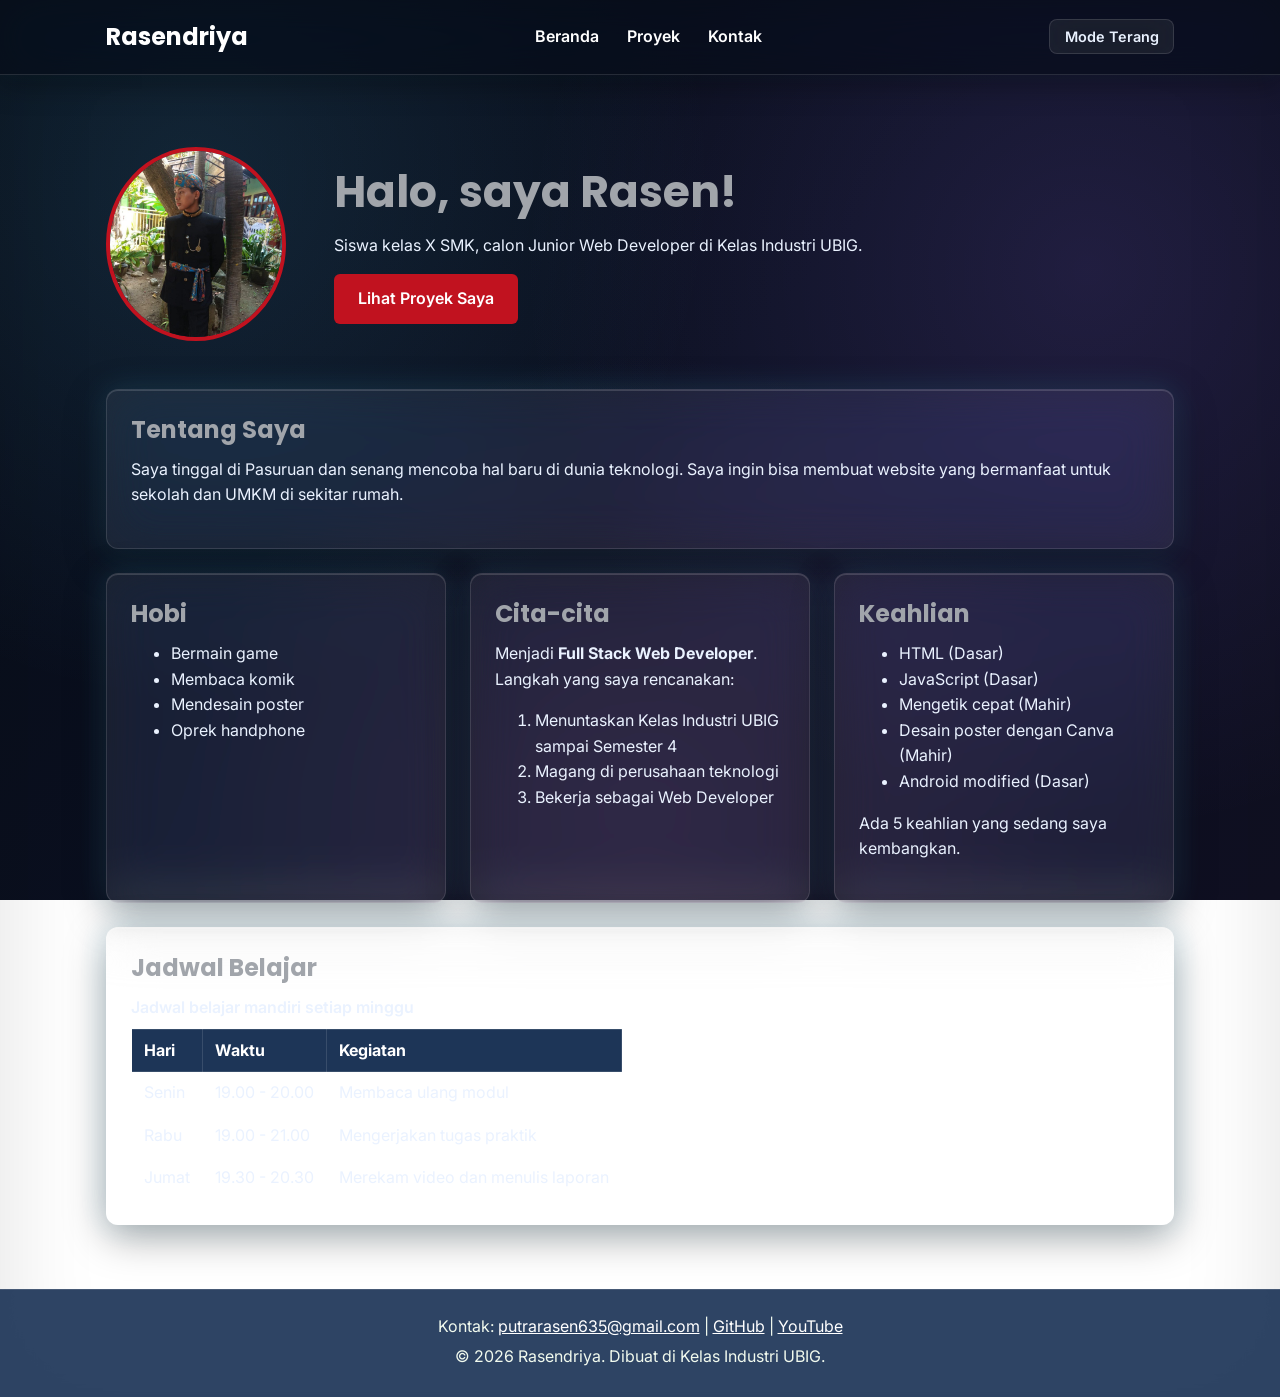
<file: index.html>
<!DOCTYPE html>
<html lang="id">
<head>
  <meta charset="UTF-8">
  <meta name="viewport" content="width=device-width, initial-scale=1.0">
  <meta name="description" content="Portofolio Rasendriya Sahwahita Putra, siswa kelas X RPL 1 SMKN 1 Pasuruan yang belajar menjadi Junior Web Developer di Kelas Industri UBIG.">
  <title>Rasendriya</title>
  <link rel="preconnect" href="https://fonts.googleapis.com">
  <link rel="preconnect" href="https://fonts.gstatic.com" crossorigin>
  <link href="https://fonts.googleapis.com/css2?family=Inter:wght@400;600&family=Poppins:wght@600;700&display=swap" rel="stylesheet">
  <link rel="stylesheet" href="css/style.css">
  <script src="js/main.js" defer></script>
  <script src="js/latihan.js" defer></script>
  <script src="js/logika.js" defer></script>
</head>
<body class="gelap">
<header>
    <div class="container navbar">
        <h1>Rasendriya</h1>

        <!-- Menu Desktop -->
        <nav class="menu-laptop">
            <ul>
                <li><a href="index.html">Beranda</a></li>
                <li><a href="proyek.html">Proyek</a></li>
                <li><a href="kontak.html">Kontak</a></li>
            </ul>
        </nav>

        <!-- Menu HP -->
        <details class="menu-ponsel">
            <summary>Menu</summary>
            <nav>
                <ul>
                    <li><a href="index.html">Beranda</a></li>
                    <li><a href="proyek.html">Proyek</a></li>
                    <li><a href="kontak.html">Kontak</a></li>
                </ul>
            </nav>
        </details>
        <button type="button" id="tombol-tema" class="tombol-tema">Mode Terang</button>
    </div>
</header>

  <main>
    <div class="container">
      <section class="hero">
        <img src="img/foto-profil.jpg" alt="Foto profil Rasendriya" width="180" height="180">
        <div>
          <h2>Halo, saya Rasen!</h2>
          <p>Siswa kelas X SMK, calon Junior Web Developer di Kelas Industri UBIG.</p>
          <a href="proyek.html" class="tombol">Lihat Proyek Saya</a>
        </div>
      </section>

      <section class="kartu">
        <h2>Tentang Saya</h2>
        <p>Saya tinggal di Pasuruan dan senang mencoba hal baru di dunia teknologi. Saya ingin bisa membuat website yang bermanfaat untuk sekolah dan UMKM di sekitar rumah.</p>
      </section>

      <div class="daftar-kartu">
        <section class="kartu">
          <h2>Hobi</h2>
          <ul>
            <li>Bermain game</li>
            <li>Membaca komik</li>
            <li>Mendesain poster</li>
            <li>Oprek handphone</li>
          </ul>
        </section>

        <section class="kartu">
          <h2>Cita-cita</h2>
          <p>Menjadi <strong>Full Stack Web Developer</strong>. Langkah yang saya rencanakan:</p>
          <ol>
            <li>Menuntaskan Kelas Industri UBIG sampai Semester 4</li>
            <li>Magang di perusahaan teknologi</li>
            <li>Bekerja sebagai Web Developer</li>
          </ol>
        </section>

        <section class="kartu">
          <h2>Keahlian</h2>
          <ul id="daftar-skill"></ul>
          <p id="jumlah-skill"></p>
        </section>
      </div>

      <section class="kartu">
        <h2>Jadwal Belajar</h2>
        <table>
          <caption>Jadwal belajar mandiri setiap minggu</caption>
          <thead>
            <tr>
              <th>Hari</th>
              <th>Waktu</th>
              <th>Kegiatan</th>
            </tr>
          </thead>
          <tbody>
            <tr>
              <td>Senin</td>
              <td>19.00 - 20.00</td>
              <td>Membaca ulang modul</td>
            </tr>
            <tr>
              <td>Rabu</td>
              <td>19.00 - 21.00</td>
              <td>Mengerjakan tugas praktik</td>
            </tr>
            <tr>
              <td>Jumat</td>
              <td>19.30 - 20.30</td>
              <td>Merekam video dan menulis laporan</td>
            </tr>
          </tbody>
        </table>
      </section>
    </div>
  </main>

  <footer>
    <p>Kontak: <a href="mailto:putrarasen635@gmail.com">putrarasen635@gmail.com</a> |
      <a href="https://github.com/RasnzZ-nasgor" target="_blank">GitHub</a> |
      <a href="https://www.youtube.com/@RasnzZ0395" target="_blank">YouTube</a></p>
    <p>&copy; 2026 Rasendriya. Dibuat di Kelas Industri UBIG.</p>
  </footer>
</body>
</html>
</file>
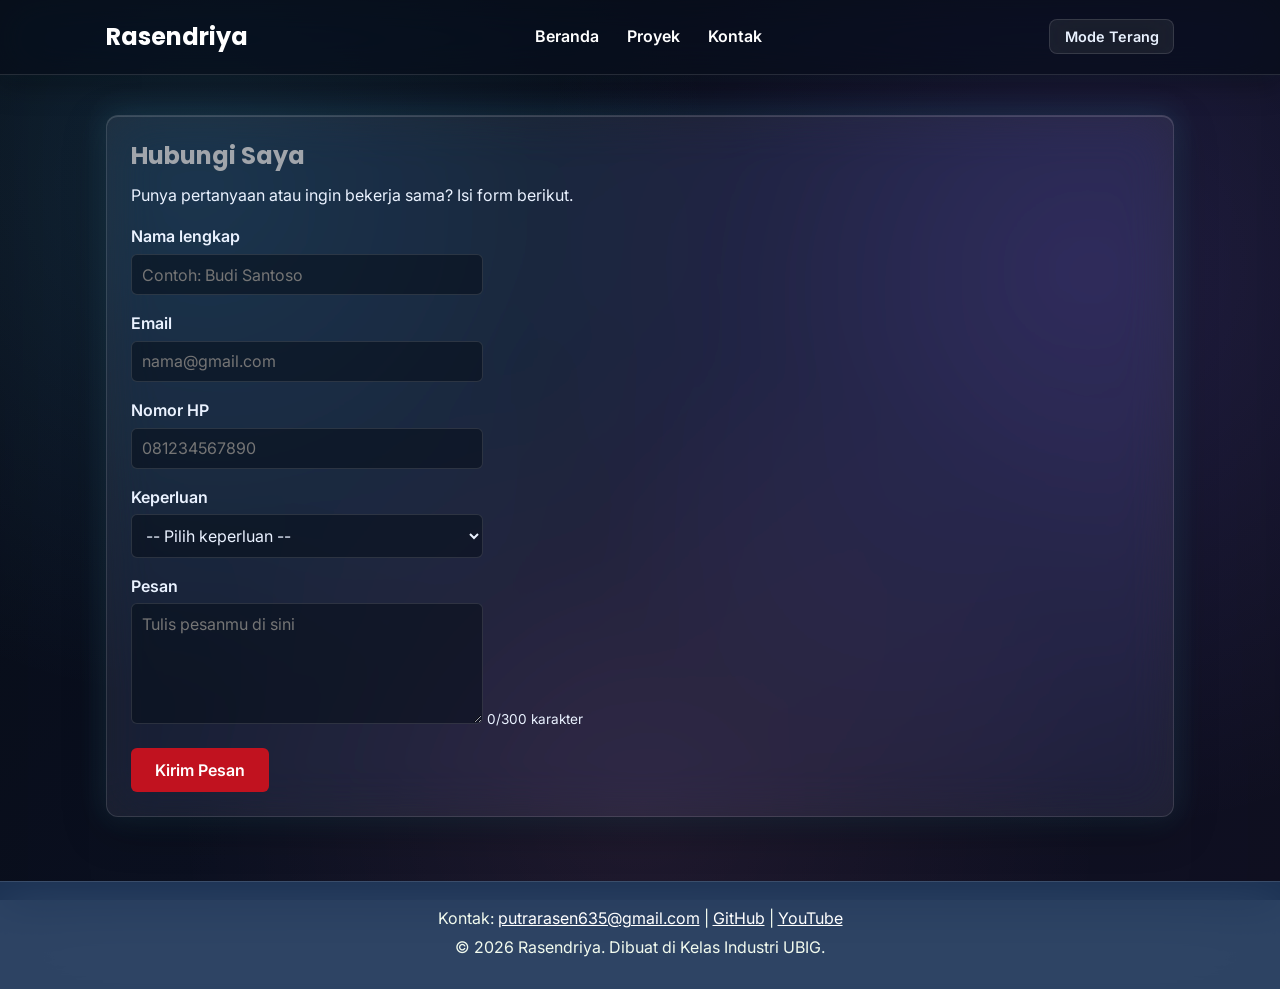
<file: kontak.html>
<!DOCTYPE html>
<html lang="id">
<head>
  <meta charset="UTF-8">
  <meta name="viewport" content="width=device-width, initial-scale=1.0">
  <meta name="description" content="Hubungi Rasendriya Sahwahita Putra melalui form kontak, email, atau GitHub untuk bertanya dan bekerja sama.">
  <title>Rasendriya | Kontak</title>
  <link rel="preconnect" href="https://fonts.googleapis.com">
  <link rel="preconnect" href="https://fonts.gstatic.com" crossorigin>
  <link href="https://fonts.googleapis.com/css2?family=Inter:wght@400;600&family=Poppins:wght@600;700&display=swap" rel="stylesheet">
  <link rel="stylesheet" href="css/style.css">
  <script src="js/main.js" defer></script>
</head>
<body class="gelap">
  <header>
    <div class="container navbar">
      <h1>Rasendriya</h1>
      <nav class="menu-laptop">
        <ul>
          <li><a href="index.html">Beranda</a></li>
          <li><a href="proyek.html">Proyek</a></li>
          <li><a href="kontak.html">Kontak</a></li>
        </ul>
      </nav>
      <details class="menu-ponsel">
        <summary>Menu</summary>
        <nav>
          <ul>
            <li><a href="index.html">Beranda</a></li>
            <li><a href="proyek.html">Proyek</a></li>
            <li><a href="kontak.html">Kontak</a></li>
          </ul>
        </nav>
      </details>
      <button type="button" id="tombol-tema" class="tombol-tema">Mode Terang</button>
    </div>
  </header>

  <main>
    <div class="container">
      <section class="kartu">
        <h2>Hubungi Saya</h2>
        <p>Punya pertanyaan atau ingin bekerja sama? Isi form berikut.</p>

        <form>
          <p>
            <label for="nama">Nama lengkap</label><br>
            <input type="text" id="nama" name="nama" placeholder="Contoh: Budi Santoso" required>
          </p>
          <p>
            <label for="email">Email</label><br>
            <input type="email" id="email" name="email" placeholder="nama@gmail.com" required>
          </p>
          <p>
            <label for="hp">Nomor HP</label><br>
            <input type="tel" id="hp" name="hp" placeholder="081234567890" required>
          </p>
          <p>
            <label for="keperluan">Keperluan</label><br>
            <select id="keperluan" name="keperluan" required>
              <option value="">-- Pilih keperluan --</option>
              <option value="bertanya">Bertanya</option>
              <option value="kerja-sama">Kerja sama proyek</option>
              <option value="lainnya">Lainnya</option>
            </select>
          </p>
          <p>
            <label for="pesan">Pesan</label><br>
            <textarea id="pesan" name="pesan" rows="5" cols="40" maxlength="300" placeholder="Tulis pesanmu di sini" required></textarea>
            <span id="hitung-karakter">0/300 karakter</span>
          </p>
          <button type="submit">Kirim Pesan</button>
        </form>
      </section>
    </div>
  </main>

  <footer>
    <p>Kontak: <a href="mailto:putrarasen635@gmail.com">putrarasen635@gmail.com</a> |
      <a href="https://github.com/RasnzZ-nasgor" target="_blank">GitHub</a> |
      <a href="https://www.youtube.com/@RasnzZ0395" target="_blank">YouTube</a></p>
    <p>&copy; 2026 Rasendriya. Dibuat di Kelas Industri UBIG.</p>
  </footer>
</body>
</html>
</file>
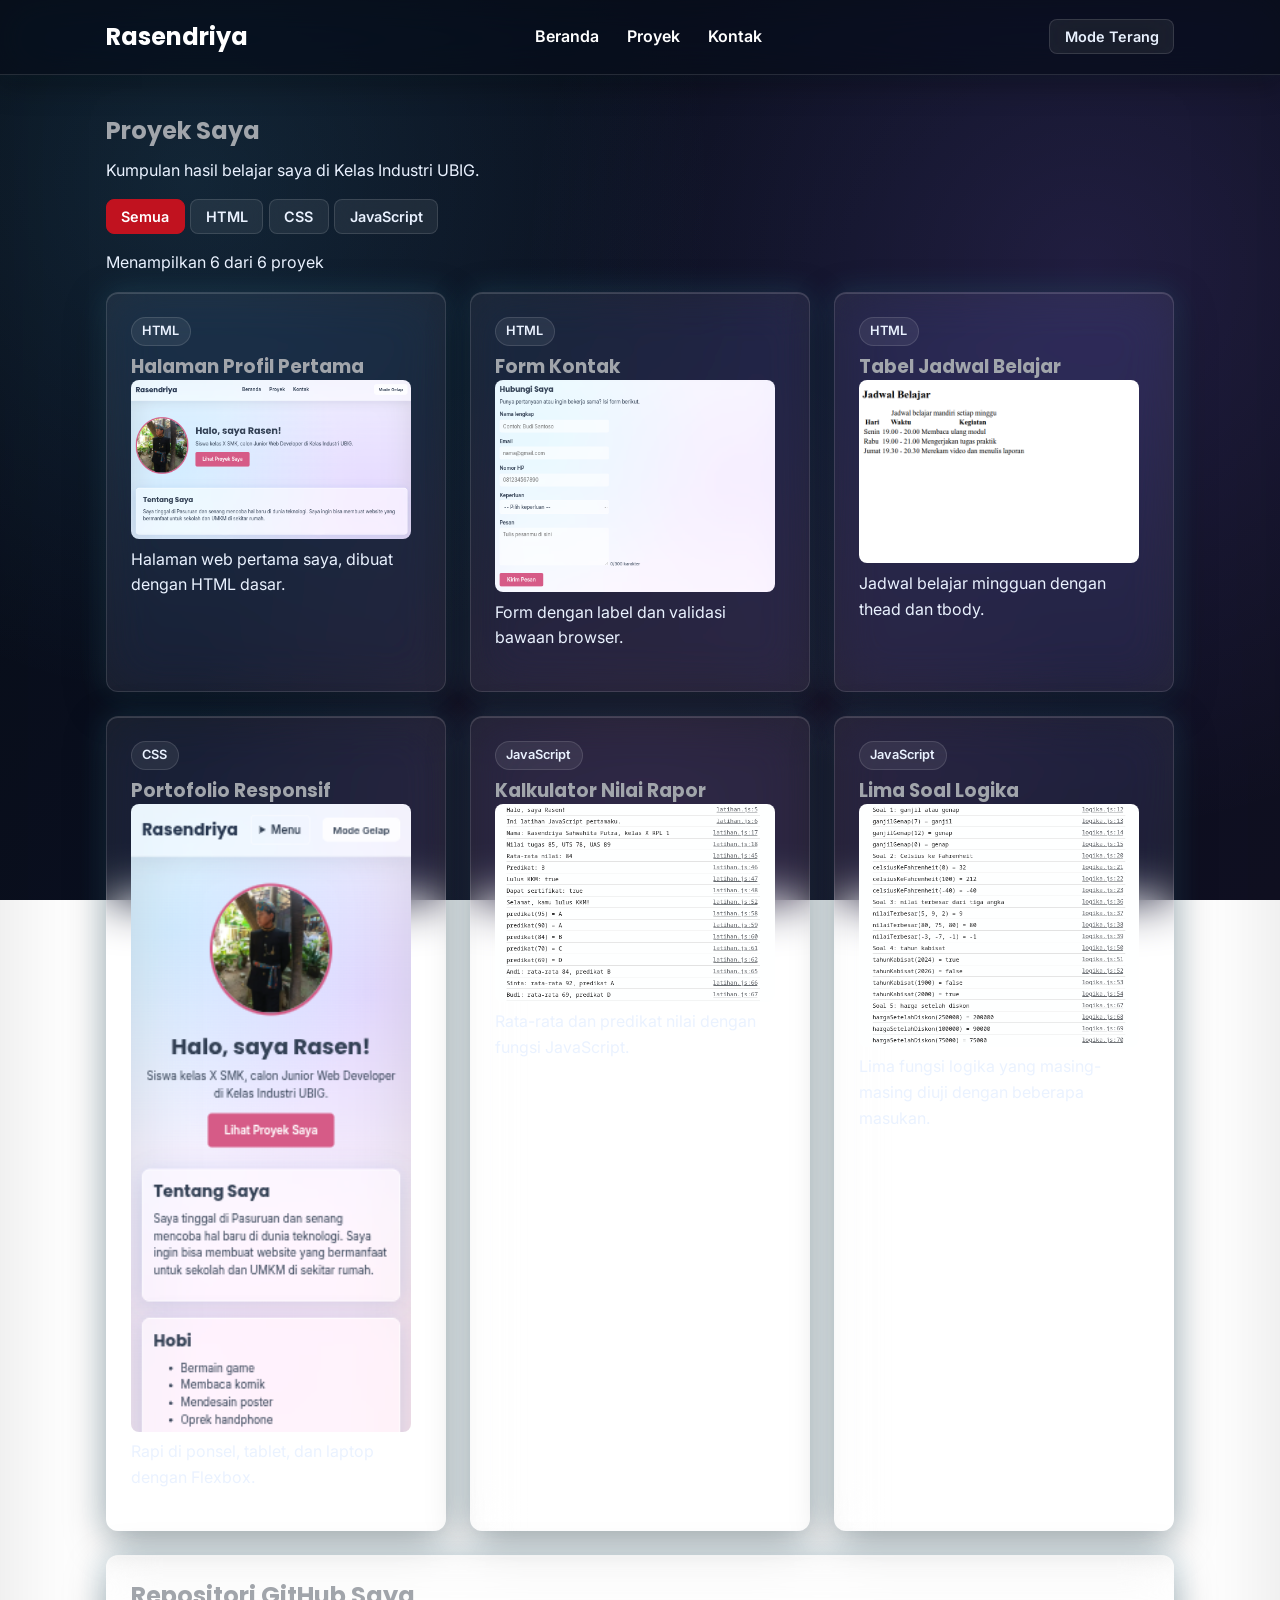
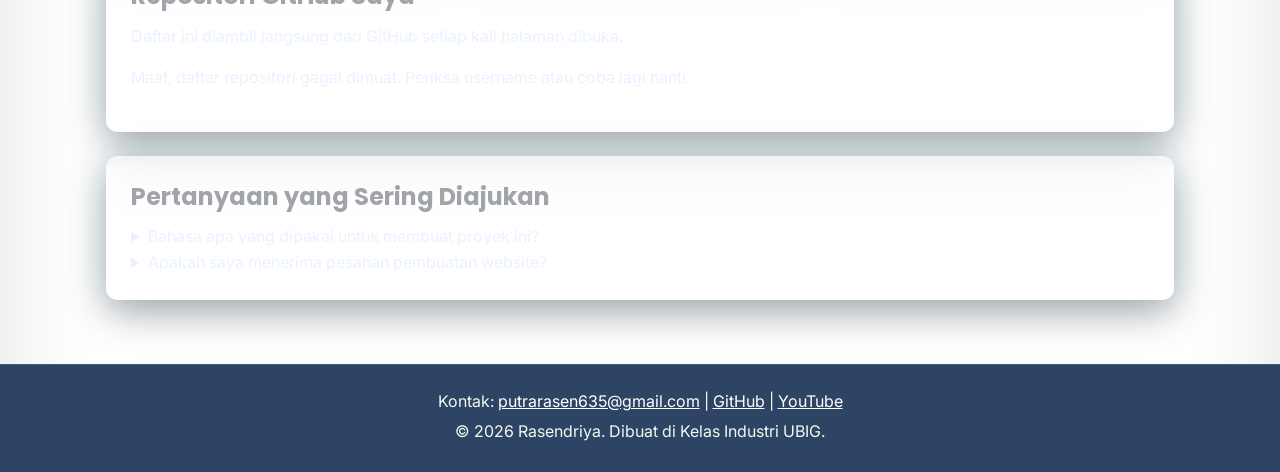
<file: proyek.html>
<!DOCTYPE html>
<html lang="id">
<head>
  <meta charset="UTF-8">
  <meta name="viewport" content="width=device-width, initial-scale=1.0">
  <meta name="description" content="Kumpulan proyek HTML, CSS, dan JavaScript karya Rasendriya Sahwahita Putra, dilengkapi filter proyek dan daftar repositori GitHub.">
  <title>Rasendriya | Proyek</title>
  <link rel="preconnect" href="https://fonts.googleapis.com">
  <link rel="preconnect" href="https://fonts.gstatic.com" crossorigin>
  <link href="https://fonts.googleapis.com/css2?family=Inter:wght@400;600&family=Poppins:wght@600;700&display=swap" rel="stylesheet">
  <link rel="stylesheet" href="css/style.css">
  <script src="js/main.js" defer></script>
</head>
<body class="gelap">
  <header>
    <div class="container navbar">
      <h1>Rasendriya</h1>
      <nav class="menu-laptop">
        <ul>
          <li><a href="index.html">Beranda</a></li>
          <li><a href="proyek.html">Proyek</a></li>
          <li><a href="kontak.html">Kontak</a></li>
        </ul>
      </nav>
      <details class="menu-ponsel">
        <summary>Menu</summary>
        <nav>
          <ul>
            <li><a href="index.html">Beranda</a></li>
            <li><a href="proyek.html">Proyek</a></li>
            <li><a href="kontak.html">Kontak</a></li>
          </ul>
        </nav>
      </details>
      <button type="button" id="tombol-tema" class="tombol-tema">Mode Terang</button>
    </div>
  </header>

  <main>
    <div class="container">
      <section>
        <h2>Proyek Saya</h2>
        <p>Kumpulan hasil belajar saya di Kelas Industri UBIG.</p>

        <div class="filter-proyek">
          <button type="button" id="filter-semua" class="tombol-filter aktif">Semua</button>
          <button type="button" id="filter-html" class="tombol-filter">HTML</button>
          <button type="button" id="filter-css" class="tombol-filter">CSS</button>
          <button type="button" id="filter-javascript" class="tombol-filter">JavaScript</button>
        </div>
        <p id="jumlah-proyek"></p>
        <div class="daftar-kartu" id="daftar-proyek"></div>
      </section>

      <section class="kartu">
        <h2>Repositori GitHub Saya</h2>
        <p>Daftar ini diambil langsung dari GitHub setiap kali halaman dibuka.</p>
        <p id="status-repo"></p>
        <ul id="daftar-repo"></ul>
      </section>

      <!-- FAQ dengan details dan summary -->
      <section class="kartu">
        <h2>Pertanyaan yang Sering Diajukan</h2>
        <details>
          <summary>Bahasa apa yang dipakai untuk membuat proyek ini?</summary>
          <p>Proyek di halaman ini dibuat dengan HTML, CSS, dan JavaScript sesuai materi yang sudah dipelajari.</p>
        </details>
        <details>
          <summary>Apakah saya menerima pesanan pembuatan website?</summary>
          <p>Belum, saya masih belajar. Namun kamu tetap boleh menghubungi saya melalui halaman Kontak.</p>
        </details>
      </section>
    </div>
  </main>

  <footer>
    <p>Kontak: <a href="mailto:putrarasen635@gmail.com">putrarasen635@gmail.com</a> |
      <a href="https://github.com/RasnzZ-nasgor" target="_blank">GitHub</a> |
      <a href="https://www.youtube.com/@RasnzZ0395" target="_blank">YouTube</a></p>
    <p>&copy; 2026 Rasendriya. Dibuat di Kelas Industri UBIG.</p>
  </footer>
</body>
</html>
</file>
<file: css/style.css>
/* 1. Reset dasar */
* {
    box-sizing: border-box;
    margin: 0;
}

img {
    max-width: 100%;
    height: auto;
}

/* 2. Variabel warna tema terang */
:root {
    --warna-utama: #1D3557;
    --warna-judul: #1D3557;
    --warna-tautan: #C1121F;
    --warna-latar: #F1FAEE;
    --warna-teks: #333333;
    --warna-kartu: #FFFFFF;
    --warna-garis: #DDDDDD;
    --warna-header: rgba(255, 255, 255, 0.62);
    --warna-header-teks: #26364f;
    --warna-nav-teks: #334155;
    --warna-footer: rgba(226, 235, 248, 0.58);
    --warna-footer-teks: #334155;
    --warna-input: rgba(255, 255, 255, 0.58);
    --warna-input-teks: #344256;
    --warna-aksen: #C1121F;
    --warna-tombol-teks: #ffffff;
    --warna-menu: rgba(255, 255, 255, 0.90);
    --warna-menu-teks: #334155;
    --warna-tabel: #1D3557;
    --bayangan-kartu: 0 12px 40px rgba(74, 91, 125, 0.13), 0 0 30px rgba(91, 160, 255, 0.12), inset 0 1px 0 rgba(255, 255, 255, 0.70);
    --bayangan-header: 0 8px 30px rgba(70, 80, 110, 0.10);
}

/* Tema gelap: tampilan asli portofolio */
body.gelap {
    --warna-utama: #0B1526;
    --warna-judul: #A1A5AB;
    --warna-tautan: #FF8A8A;
    --warna-latar:
        radial-gradient(circle at 15% 20%, rgba(91, 207, 255, 0.12), transparent 40%),
        radial-gradient(circle at 85% 30%, rgba(157, 112, 255, 0.14), transparent 45%),
        radial-gradient(circle at 50% 90%, rgba(255, 135, 202, 0.08), transparent 45%),
        linear-gradient(135deg, #070d18, #0b1020, #101022);
    --warna-teks: #eaf2ff;
    --warna-kartu: rgba(255, 255, 255, 0.07);
    --warna-garis: rgba(255, 255, 255, 0.12);
    --warna-header: rgba(7, 13, 24, 0.72);
    --warna-header-teks: #ffffff;
    --warna-nav-teks: #ffffff;
    --warna-footer: rgba(29, 53, 87, 0.92);
    --warna-footer-teks: #F1FAEE;
    --warna-input: rgba(7, 13, 24, 0.55);
    --warna-input-teks: #eaf2ff;
    --warna-aksen: #C1121F;
    --warna-tombol-teks: #ffffff;
    --warna-menu: rgba(9, 19, 34, 0.94);
    --warna-menu-teks: #dbeafe;
    --warna-tabel: #1D3557;
    --bayangan-kartu: 0 12px 40px rgba(0, 0, 0, 0.35), 0 0 30px rgba(91, 207, 255, 0.18), inset 0 1px 0 rgba(255, 255, 255, 0.15);
    --bayangan-header: 0 8px 30px rgba(0, 0, 0, 0.35), 0 1px 15px rgba(91, 207, 255, 0.05);
}

/* 3. Dasar halaman */
body {
    font-family: "Inter", Arial, sans-serif;
    font-size: 1rem;
    line-height: 1.6;
    background: var(--warna-latar);
    background-attachment: fixed;
    min-height: 100vh;
    color: var(--warna-teks);
    box-shadow: inset 0 0 100px rgba(0, 0, 0, 0.12);
    position: relative;
    transition: background 0.3s ease, color 0.3s ease;
}

h1, h2, h3 {
    font-family: "Poppins", Arial, sans-serif;
    color: var(--warna-judul);
    line-height: 1.3;
}

h2 { margin-bottom: 0.75rem; }
p, ul, ol { margin-bottom: 1rem; }
a { color: var(--warna-tautan); }

/* 4. Wadah, header, dan menu */
.container {
    width: 100%;
    max-width: 1100px;
    margin: 0 auto;
    padding: 0 1rem;
}

header {
    position: sticky;
    top: 0;
    z-index: 1000;
    background: var(--warna-header);
    backdrop-filter: blur(24px) saturate(155%);
    -webkit-backdrop-filter: blur(24px) saturate(155%);
    border-bottom: 1px solid var(--warna-garis);
    box-shadow: var(--bayangan-header);
}

header h1 {
    color: var(--warna-header-teks);
    font-size: 1.5rem;
}

.navbar {
    display: flex;
    align-items: center;
    justify-content: space-between;
    gap: 12px;
    padding-top: 16px;
    padding-bottom: 16px;
}

nav ul {
    display: flex;
    gap: 0.25rem;
    padding: 0;
    margin: 0;
    list-style: none;
}

nav a {
    display: inline-block;
    padding: 0.5rem 0.75rem;
    border-radius: 6px;
    color: var(--warna-nav-teks);
    font-weight: 600;
    text-decoration: none;
}

/* Menu ponsel */
.menu-laptop { display: none; }
.menu-ponsel {
    display: block;
    position: relative;
}
.menu-ponsel summary {
    padding: 0.5rem 0.75rem;
    border: 1px solid var(--warna-garis);
    border-radius: 6px;
    color: var(--warna-nav-teks);
    font-weight: 600;
    cursor: pointer;
}
.menu-ponsel ul {
    list-style: none;
    padding: 0;
    margin: 0;
}
.menu-ponsel a {
    display: block;
    padding: 12px;
    border-radius: 10px;
    color: var(--warna-menu-teks);
    text-decoration: none;
    transition: 0.2s ease;
}
.menu-ponsel nav {
    position: absolute;
    top: calc(100% + 10px);
    right: 0;
    min-width: 170px;
    padding: 8px;
    border-radius: 16px;
    background: var(--warna-menu);
    backdrop-filter: blur(24px);
    -webkit-backdrop-filter: blur(24px);
    border: 1px solid var(--warna-garis);
    box-shadow: var(--bayangan-header);
}

/* 5. Hero dan kartu glassmorphism */
main { padding: 1.5rem 0; }

.hero {
    display: flex;
    flex-direction: column;
    align-items: center;
    gap: 1.5rem;
    padding: 1rem 0 2rem;
    text-align: center;
}
.hero img {
    border: 4px solid var(--warna-aksen);
    border-radius: 50%;
}
.hero h2 { font-size: 2rem; }

.tombol {
    display: inline-block;
    padding: 0.75rem 1.5rem;
    border-radius: 6px;
    background-color: var(--warna-aksen);
    color: var(--warna-tombol-teks);
    font-weight: 600;
    text-decoration: none;
}

.kartu {
    background: var(--warna-kartu);
    backdrop-filter: blur(24px) saturate(155%);
    -webkit-backdrop-filter: blur(24px) saturate(155%);
    border: 1px solid var(--warna-garis);
    border-radius: 12px;
    box-shadow: var(--bayangan-kartu);
    transition: all 0.3s ease;
    padding: 1rem;
    margin-bottom: 1.5rem;
}

.daftar-kartu {
    display: flex;
    flex-wrap: wrap;
    gap: 1.5rem;
    margin-bottom: 1.5rem;
}
.daftar-kartu .kartu {
    flex: 1 1 280px;
    margin-bottom: 0;
}

#daftar-proyek {
    min-height: 30rem;
}
article img { border-radius: 8px; }

.label {
    display: inline-block;
    padding: 0.2rem 0.65rem;
    margin-bottom: 0.6rem;
    border: 1px solid var(--warna-garis);
    border-radius: 20px;
    background: var(--warna-kartu);
    color: var(--warna-teks);
    font-size: 0.8rem;
    font-weight: 600;
}

/* 6. Tombol tema dan filter */
.tombol-tema, .tombol-filter {
    padding: 0.5rem 0.9rem;
    border: 1px solid var(--warna-garis);
    border-radius: 8px;
    background: var(--warna-kartu);
    color: var(--warna-teks);
    font-size: 0.9rem;
    font-weight: 600;
    cursor: pointer;
    backdrop-filter: blur(16px);
    -webkit-backdrop-filter: blur(16px);
}
.filter-proyek {
    display: flex;
    flex-wrap: wrap;
    gap: 0.35rem;
    margin: 1rem 0;
}
.tombol-filter.aktif {
    background-color: var(--warna-aksen);
    border-color: var(--warna-aksen);
    color: var(--warna-tombol-teks);
}

/* 7. Tabel */
table { border-collapse: collapse; }
caption {
    font-weight: 600;
    text-align: left;
    margin-bottom: 0.5rem;
}
th, td {
    border: 1px solid var(--warna-garis);
    padding: 0.5rem 0.75rem;
    text-align: left;
}
th {
    background-color: var(--warna-tabel);
    color: #FFFFFF;
}

/* 8. Form */
label { font-weight: 600; }
input, select, textarea {
    width: 100%;
    max-width: 22rem;
    padding: 0.6rem;
    margin-top: 0.25rem;
    border: 1px solid var(--warna-garis);
    border-radius: 6px;
    background: var(--warna-input);
    color: var(--warna-input-teks);
    font-family: inherit;
    font-size: 1rem;
}
#hitung-karakter {
    display: inline-block;
    margin-top: 0.35rem;
    color: var(--warna-teks);
    font-size: 0.85rem;
}

/* 9. Tombol umum */
button {
    padding: 0.75rem 1.5rem;
    border: none;
    border-radius: 6px;
    background-color: var(--warna-aksen);
    color: var(--warna-tombol-teks);
    font-family: inherit;
    font-size: 1rem;
    font-weight: 600;
    cursor: pointer;
}

/* 10. Footer */
footer {
    background: var(--warna-footer);
    backdrop-filter: blur(24px) saturate(155%);
    -webkit-backdrop-filter: blur(24px) saturate(155%);
    border-top: 1px solid var(--warna-garis);
    color: var(--warna-footer-teks);
    text-align: center;
    padding: 1.5rem;
}
footer p { margin-bottom: 0.25rem; }
footer a { color: var(--warna-nav-teks); }

/* 11. Tablet dan desktop */
@media screen and (min-width: 768px) {
    .menu-laptop { display: block; }
    .menu-laptop ul {
        display: flex;
        flex-direction: row;
        align-items: center;
        gap: 0.25rem;
    }
    .menu-ponsel { display: none; }
    .hero {
        flex-direction: row;
        padding: 2rem 0 3rem;
        text-align: left;
    }
    .kartu { padding: 1.5rem; }
}

/* 12. Laptop */
@media screen and (min-width: 1024px) {
    main { padding: 2.5rem 0; }
    .hero { gap: 3rem; }
    .hero h2 { font-size: 2.75rem; }
}
</file>
